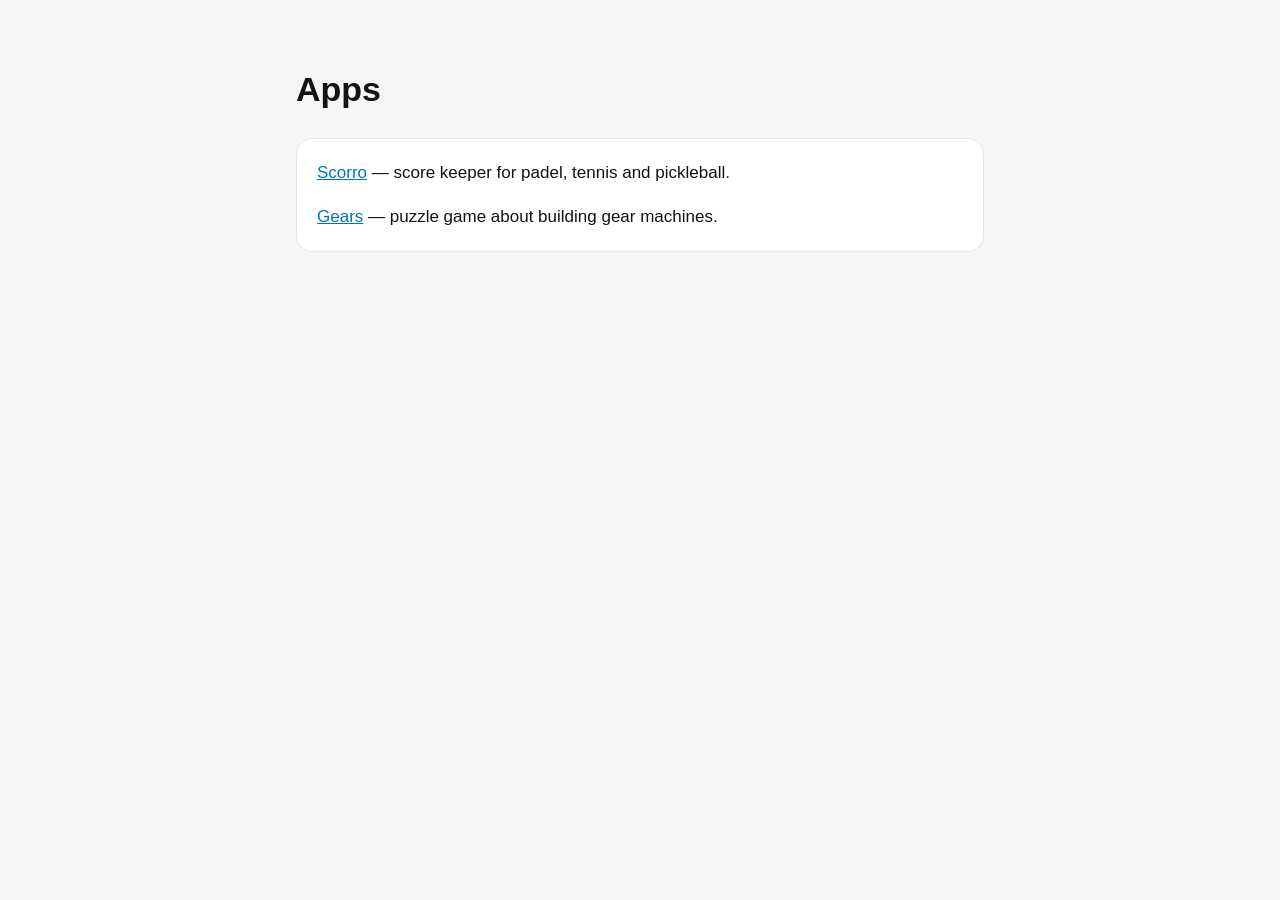
<file: index.html>
<!doctype html>
<html lang="en">
<head>
<meta charset="utf-8">
<meta name="viewport" content="width=device-width, initial-scale=1">
<title>Dreffka Apps</title>
<link rel="stylesheet" href="scorro/style.css">
</head>
<body>
<main>
  <h1>Apps</h1>
  <div class="card">
    <p><a href="scorro/">Scorro</a> — score keeper for padel, tennis and pickleball.</p>
    <p><a href="gears/">Gears</a> — puzzle game about building gear machines.</p>
  </div>
</main>
</body>
</html>
</file>
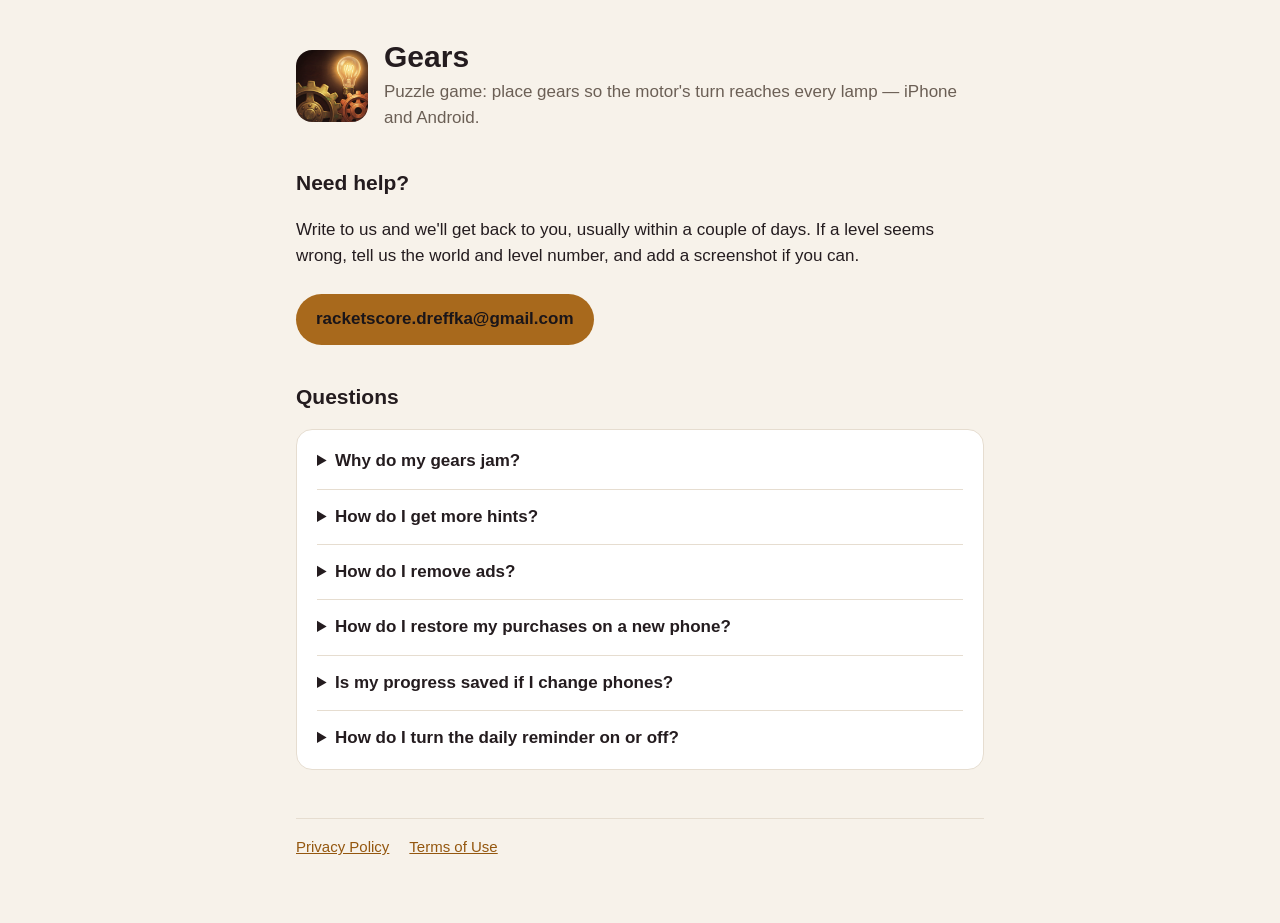
<file: gears/index.html>
<!doctype html>
<html lang="en">
<head>
<meta charset="utf-8">
<meta name="viewport" content="width=device-width, initial-scale=1">
<title>Gears — Support</title>
<meta name="description" content="Support for Gears, a puzzle game about building gear machines, for iPhone and Android.">
<link rel="icon" href="icon.png">
<link rel="stylesheet" href="style.css">
</head>
<body>
<main>
  <header>
    <img src="icon.png" alt="Gears app icon">
    <div>
      <h1>Gears</h1>
      <p>Puzzle game: place gears so the motor's turn reaches every lamp — iPhone and Android.</p>
    </div>
  </header>

  <h2>Need help?</h2>
  <p>Write to us and we'll get back to you, usually within a couple of days. If a level seems wrong, tell us the world and level number, and add a screenshot if you can.</p>
  <a class="contact" href="mailto:racketscore.dreffka@gmail.com?subject=Gears">racketscore.dreffka@gmail.com</a>

  <h2>Questions</h2>
  <div class="card">
    <details>
      <summary>Why do my gears jam?</summary>
      <p>Neighbouring gears turn opposite ways. If gears close into a ring with an odd number of them (three gears that all touch, for example), they can't all turn, and the whole group stops. Break the ring by moving one gear.</p>
    </details>
    <details>
      <summary>How do I get more hints?</summary>
      <p>Tap Hint in a level: when you have no hints left, you can watch a short ad for one, or get a hint pack in the Shop.</p>
    </details>
    <details>
      <summary>How do I remove ads?</summary>
      <p>Buy "No ads" (or the Starter pack) in the Shop, under Bundles. Ads between levels stop; ads you choose to watch for rewards stay available.</p>
    </details>
    <details>
      <summary>How do I restore my purchases on a new phone?</summary>
      <p>Settings → Restore purchases, signed in with the same Apple ID or Google account you bought with.</p>
    </details>
    <details>
      <summary>Is my progress saved if I change phones?</summary>
      <p>Progress is stored on your phone only, so it doesn't move to a new phone yet. Purchases can be restored (see above).</p>
    </details>
    <details>
      <summary>How do I turn the daily reminder on or off?</summary>
      <p>Settings → Daily reminder. If it doesn't turn on, allow notifications for Gears in your phone's settings.</p>
    </details>
  </div>

  <nav>
    <a href="privacy.html">Privacy Policy</a>
    <a href="https://www.apple.com/legal/internet-services/itunes/dev/stdeula/">Terms of Use</a>
  </nav>
</main>
</body>
</html>
</file>
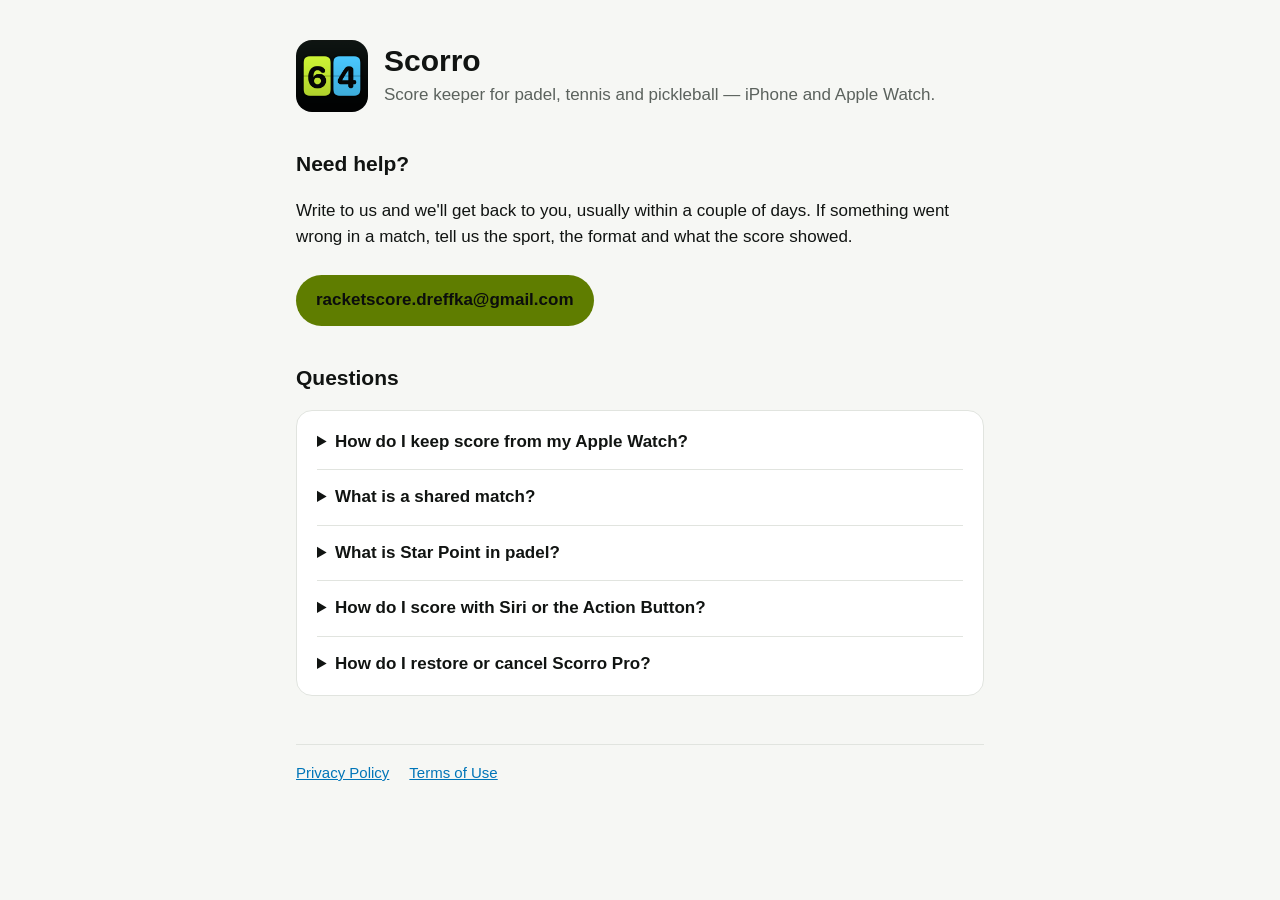
<file: scorro/index.html>
<!doctype html>
<html lang="en">
<head>
<meta charset="utf-8">
<meta name="viewport" content="width=device-width, initial-scale=1">
<title>Scorro — Support</title>
<meta name="description" content="Support for Scorro, the score keeper for padel, tennis and pickleball on iPhone and Apple Watch.">
<link rel="icon" href="icon.png">
<link rel="stylesheet" href="style.css">
</head>
<body>
<main>
  <header>
    <img src="icon.png" alt="Scorro app icon">
    <div>
      <h1>Scorro</h1>
      <p>Score keeper for padel, tennis and pickleball — iPhone and Apple Watch.</p>
    </div>
  </header>

  <h2>Need help?</h2>
  <p>Write to us and we'll get back to you, usually within a couple of days. If something went wrong in a match, tell us the sport, the format and what the score showed.</p>
  <a class="contact" href="mailto:racketscore.dreffka@gmail.com?subject=Scorro">racketscore.dreffka@gmail.com</a>

  <h2>Questions</h2>
  <div class="card">
    <details>
      <summary>How do I keep score from my Apple Watch?</summary>
      <p>Open Scorro on the watch. If a match is running on your iPhone, the watch shows it and every tap scores it on the phone. Otherwise pick the format from your iPhone or one of the standard formats to start a match on the watch.</p>
    </details>
    <details>
      <summary>What is a shared match?</summary>
      <p>A match that stays in sync on several phones over the internet. One player starts it (Scorro Pro) and the others join with the 6-letter code or the shared link — joining is free. You can let anyone score, or pick one scorekeeper.</p>
    </details>
    <details>
      <summary>What is Star Point in padel?</summary>
      <p>The deciding-point rule introduced by FIP: at the third deuce of a game the next point wins it. Scorro also supports classic advantage and golden point.</p>
    </details>
    <details>
      <summary>How do I score with Siri or the Action Button?</summary>
      <p>With Scorro Pro, say “Point for team A in Scorro”, or assign the “Point Team A” shortcut to the Action Button in Settings → Action Button → Shortcut.</p>
    </details>
    <details>
      <summary>How do I restore or cancel Scorro Pro?</summary>
      <p>Restore: Settings (gear on the home screen) → Restore purchases. Cancel a subscription: iPhone Settings → your name → Subscriptions → Scorro.</p>
    </details>
  </div>

  <nav>
    <a href="privacy.html">Privacy Policy</a>
    <a href="https://www.apple.com/legal/internet-services/itunes/dev/stdeula/">Terms of Use</a>
  </nav>
</main>
</body>
</html>
</file>
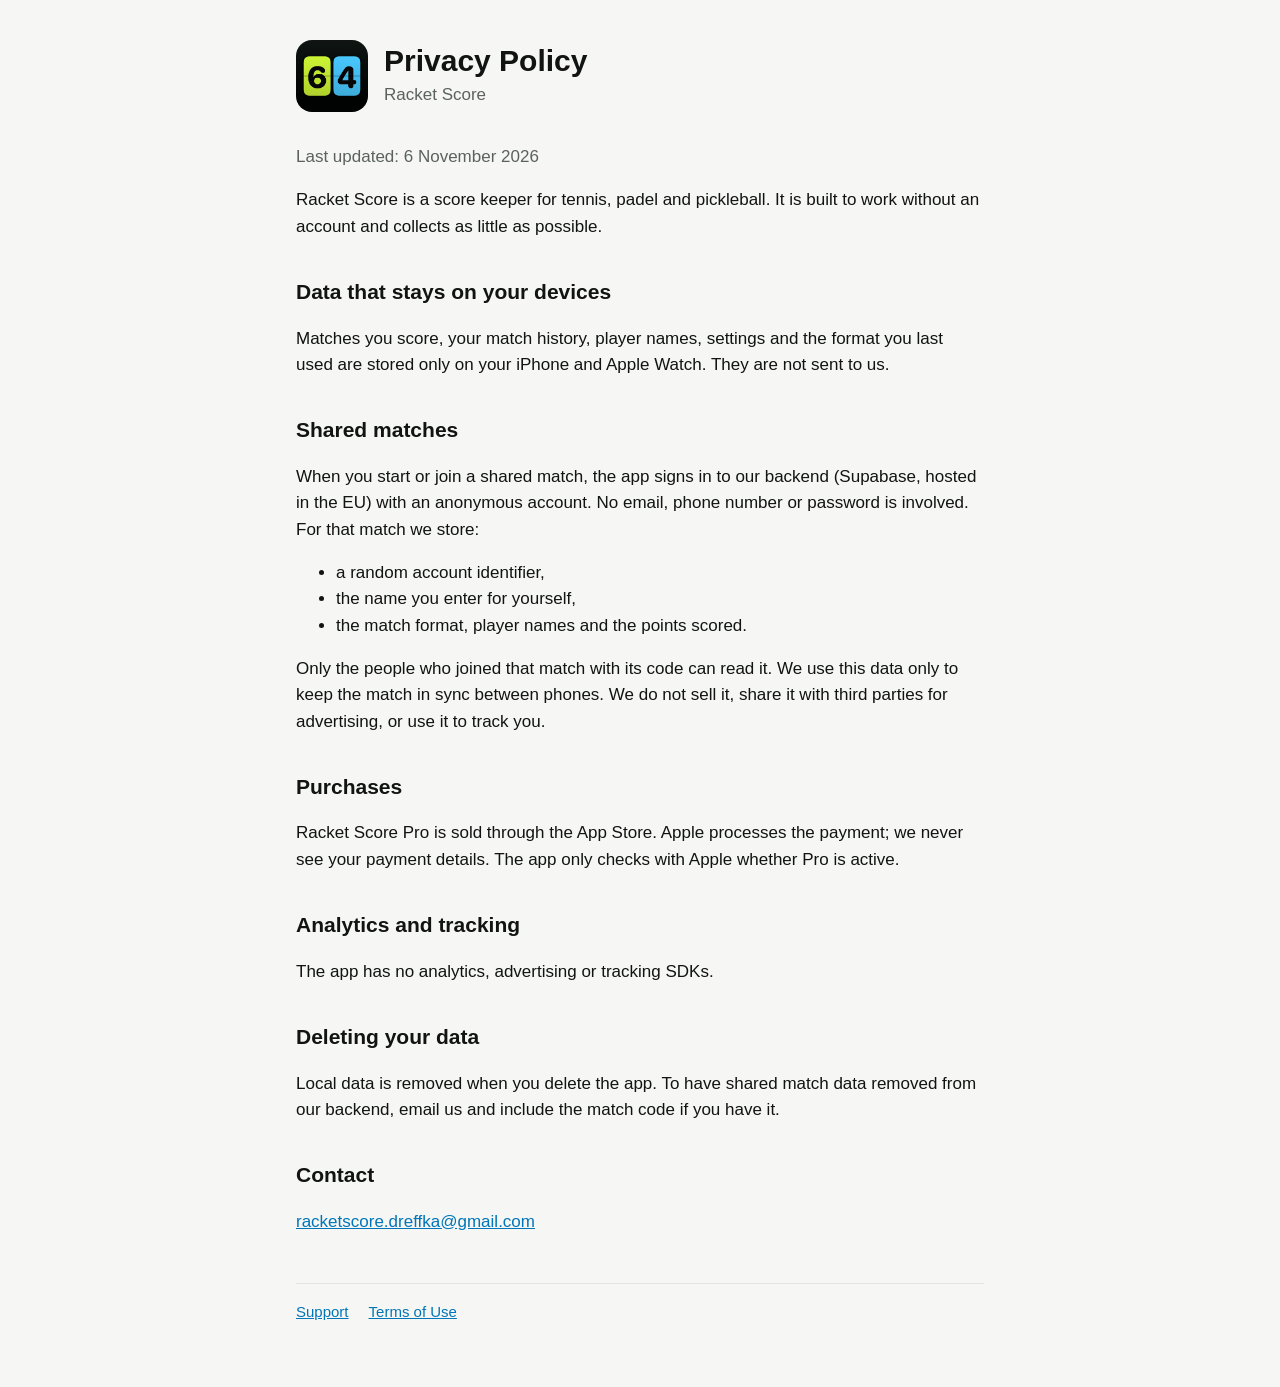
<file: privacy.html>
<!doctype html>
<html lang="en">
<head>
<meta charset="utf-8">
<meta name="viewport" content="width=device-width, initial-scale=1">
<title>Racket Score — Privacy Policy</title>
<link rel="icon" href="icon.png">
<link rel="stylesheet" href="style.css">
</head>
<body>
<main>
  <header>
    <img src="icon.png" alt="Racket Score app icon">
    <div><h1>Privacy Policy</h1><p>Racket Score</p></div>
  </header>
  <p class="muted">Last updated: 6 November 2026</p>
  <p>Racket Score is a score keeper for tennis, padel and pickleball. It is built to work without an account and collects as little as possible.</p>
  <h2>Data that stays on your devices</h2>
  <p>Matches you score, your match history, player names, settings and the format you last used are stored only on your iPhone and Apple Watch. They are not sent to us.</p>
  <h2>Shared matches</h2>
  <p>When you start or join a shared match, the app signs in to our backend (Supabase, hosted in the EU) with an anonymous account. No email, phone number or password is involved. For that match we store:</p>
  <ul>
  <li>a random account identifier,</li>
  <li>the name you enter for yourself,</li>
  <li>the match format, player names and the points scored.</li>
  </ul>
  <p>Only the people who joined that match with its code can read it. We use this data only to keep the match in sync between phones. We do not sell it, share it with third parties for advertising, or use it to track you.</p>
  <h2>Purchases</h2>
  <p>Racket Score Pro is sold through the App Store. Apple processes the payment; we never see your payment details. The app only checks with Apple whether Pro is active.</p>
  <h2>Analytics and tracking</h2>
  <p>The app has no analytics, advertising or tracking SDKs.</p>
  <h2>Deleting your data</h2>
  <p>Local data is removed when you delete the app. To have shared match data removed from our backend, email us and include the match code if you have it.</p>
  <h2>Contact</h2>
  <p><a href="mailto:racketscore.dreffka@gmail.com">racketscore.dreffka@gmail.com</a></p>
  <nav>
    <a href="./">Support</a>
    <a href="https://www.apple.com/legal/internet-services/itunes/dev/stdeula/">Terms of Use</a>
  </nav>
</main>
</body>
</html>
</file>
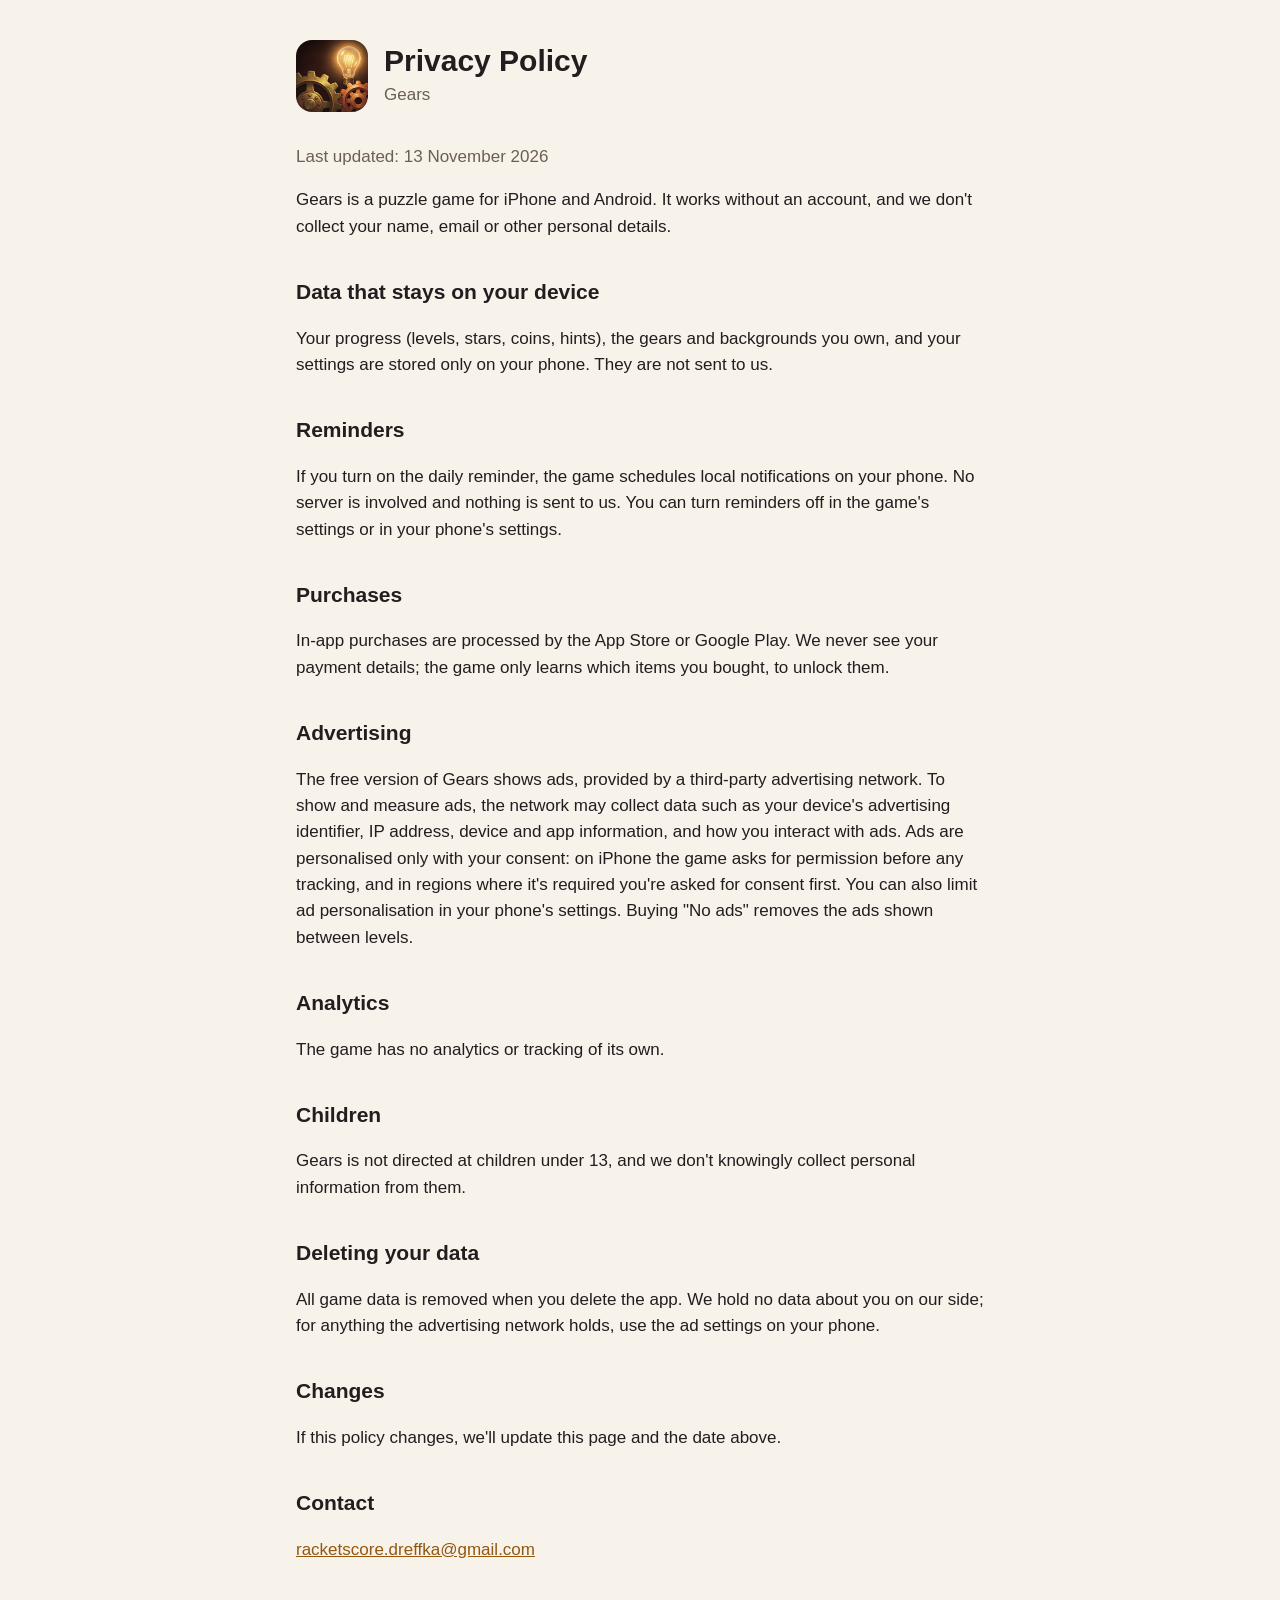
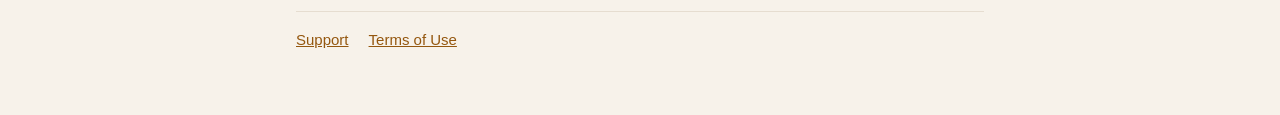
<file: gears/privacy.html>
<!doctype html>
<html lang="en">
<head>
<meta charset="utf-8">
<meta name="viewport" content="width=device-width, initial-scale=1">
<title>Gears — Privacy Policy</title>
<link rel="icon" href="icon.png">
<link rel="stylesheet" href="style.css">
</head>
<body>
<main>
  <header>
    <img src="icon.png" alt="Gears app icon">
    <div><h1>Privacy Policy</h1><p>Gears</p></div>
  </header>
  <p class="muted">Last updated: 13 November 2026</p>
  <p>Gears is a puzzle game for iPhone and Android. It works without an account, and we don't collect your name, email or other personal details.</p>

  <h2>Data that stays on your device</h2>
  <p>Your progress (levels, stars, coins, hints), the gears and backgrounds you own, and your settings are stored only on your phone. They are not sent to us.</p>

  <h2>Reminders</h2>
  <p>If you turn on the daily reminder, the game schedules local notifications on your phone. No server is involved and nothing is sent to us. You can turn reminders off in the game's settings or in your phone's settings.</p>

  <h2>Purchases</h2>
  <p>In-app purchases are processed by the App Store or Google Play. We never see your payment details; the game only learns which items you bought, to unlock them.</p>

  <h2>Advertising</h2>
  <p>The free version of Gears shows ads, provided by a third-party advertising network. To show and measure ads, the network may collect data such as your device's advertising identifier, IP address, device and app information, and how you interact with ads. Ads are personalised only with your consent: on iPhone the game asks for permission before any tracking, and in regions where it's required you're asked for consent first. You can also limit ad personalisation in your phone's settings. Buying "No ads" removes the ads shown between levels.</p>

  <h2>Analytics</h2>
  <p>The game has no analytics or tracking of its own.</p>

  <h2>Children</h2>
  <p>Gears is not directed at children under 13, and we don't knowingly collect personal information from them.</p>

  <h2>Deleting your data</h2>
  <p>All game data is removed when you delete the app. We hold no data about you on our side; for anything the advertising network holds, use the ad settings on your phone.</p>

  <h2>Changes</h2>
  <p>If this policy changes, we'll update this page and the date above.</p>

  <h2>Contact</h2>
  <p><a href="mailto:racketscore.dreffka@gmail.com?subject=Gears">racketscore.dreffka@gmail.com</a></p>
  <nav>
    <a href="./">Support</a>
    <a href="https://www.apple.com/legal/internet-services/itunes/dev/stdeula/">Terms of Use</a>
  </nav>
</main>
</body>
</html>
</file>
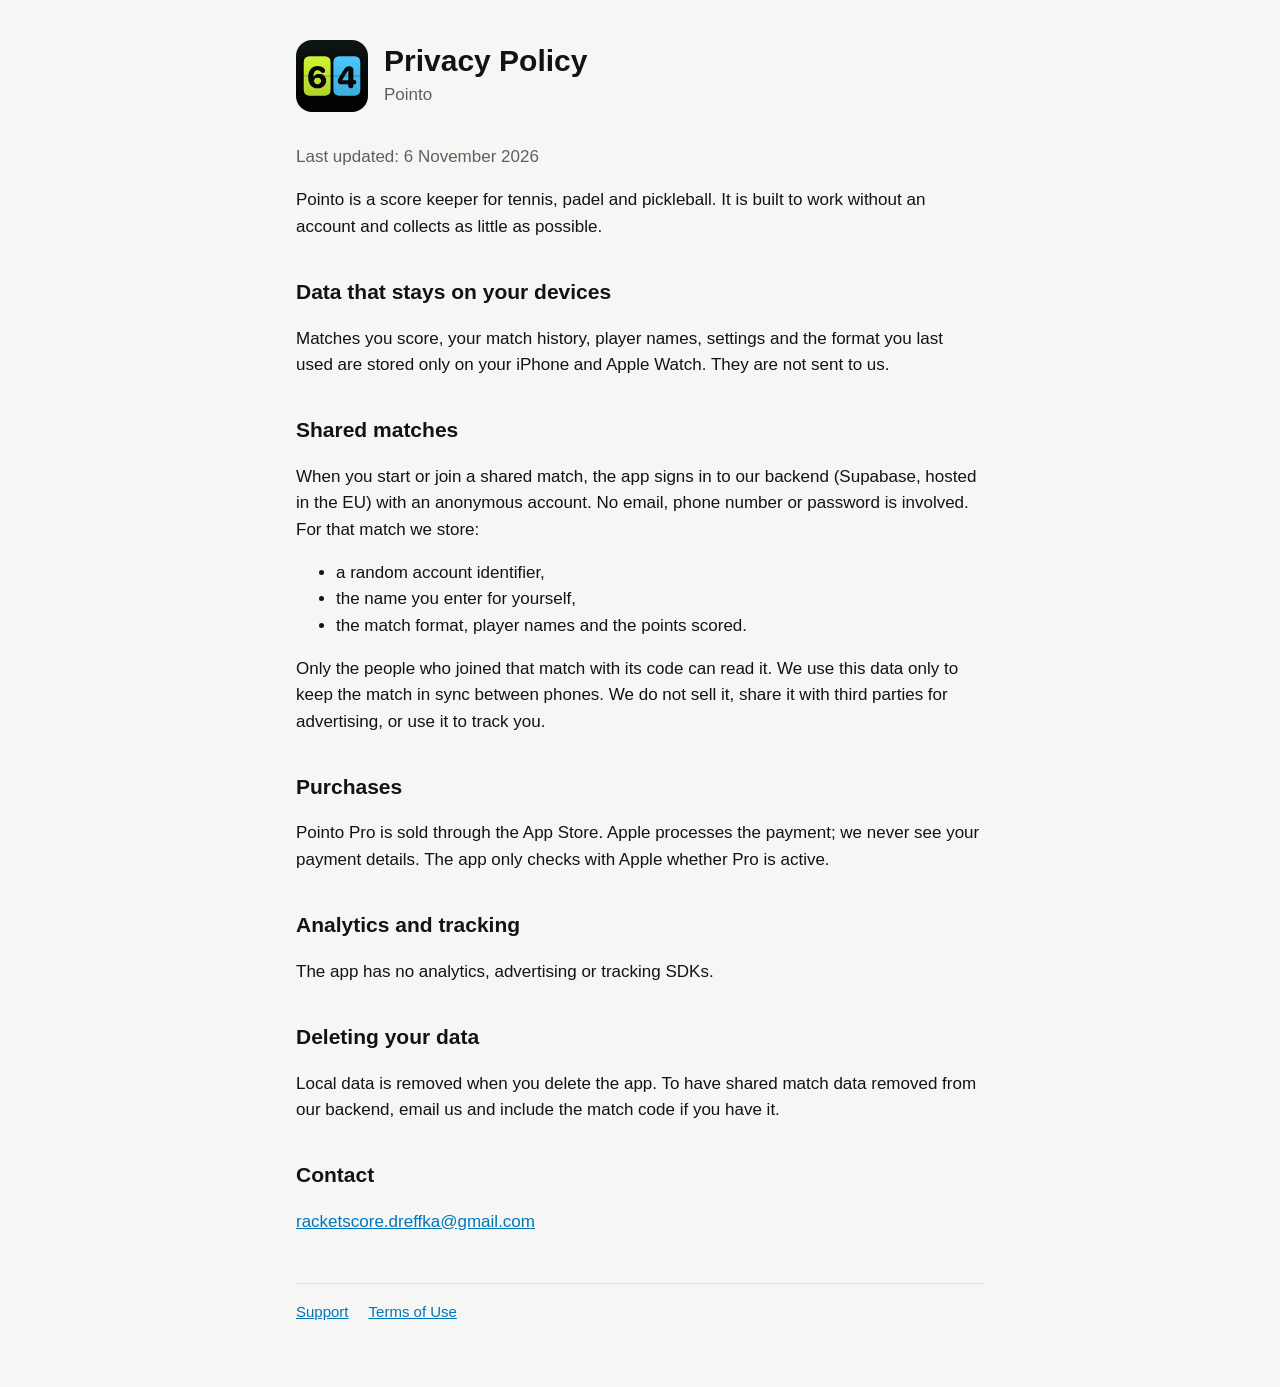
<file: pointo/privacy.html>
<!doctype html>
<html lang="en">
<head>
<meta charset="utf-8">
<meta name="viewport" content="width=device-width, initial-scale=1">
<title>Pointo — Privacy Policy</title>
<link rel="icon" href="icon.png">
<link rel="stylesheet" href="style.css">
</head>
<body>
<main>
  <header>
    <img src="icon.png" alt="Pointo app icon">
    <div><h1>Privacy Policy</h1><p>Pointo</p></div>
  </header>
  <p class="muted">Last updated: 6 November 2026</p>
  <p>Pointo is a score keeper for tennis, padel and pickleball. It is built to work without an account and collects as little as possible.</p>
  <h2>Data that stays on your devices</h2>
  <p>Matches you score, your match history, player names, settings and the format you last used are stored only on your iPhone and Apple Watch. They are not sent to us.</p>
  <h2>Shared matches</h2>
  <p>When you start or join a shared match, the app signs in to our backend (Supabase, hosted in the EU) with an anonymous account. No email, phone number or password is involved. For that match we store:</p>
  <ul>
  <li>a random account identifier,</li>
  <li>the name you enter for yourself,</li>
  <li>the match format, player names and the points scored.</li>
  </ul>
  <p>Only the people who joined that match with its code can read it. We use this data only to keep the match in sync between phones. We do not sell it, share it with third parties for advertising, or use it to track you.</p>
  <h2>Purchases</h2>
  <p>Pointo Pro is sold through the App Store. Apple processes the payment; we never see your payment details. The app only checks with Apple whether Pro is active.</p>
  <h2>Analytics and tracking</h2>
  <p>The app has no analytics, advertising or tracking SDKs.</p>
  <h2>Deleting your data</h2>
  <p>Local data is removed when you delete the app. To have shared match data removed from our backend, email us and include the match code if you have it.</p>
  <h2>Contact</h2>
  <p><a href="mailto:racketscore.dreffka@gmail.com">racketscore.dreffka@gmail.com</a></p>
  <nav>
    <a href="./">Support</a>
    <a href="https://www.apple.com/legal/internet-services/itunes/dev/stdeula/">Terms of Use</a>
  </nav>
</main>
</body>
</html>
</file>
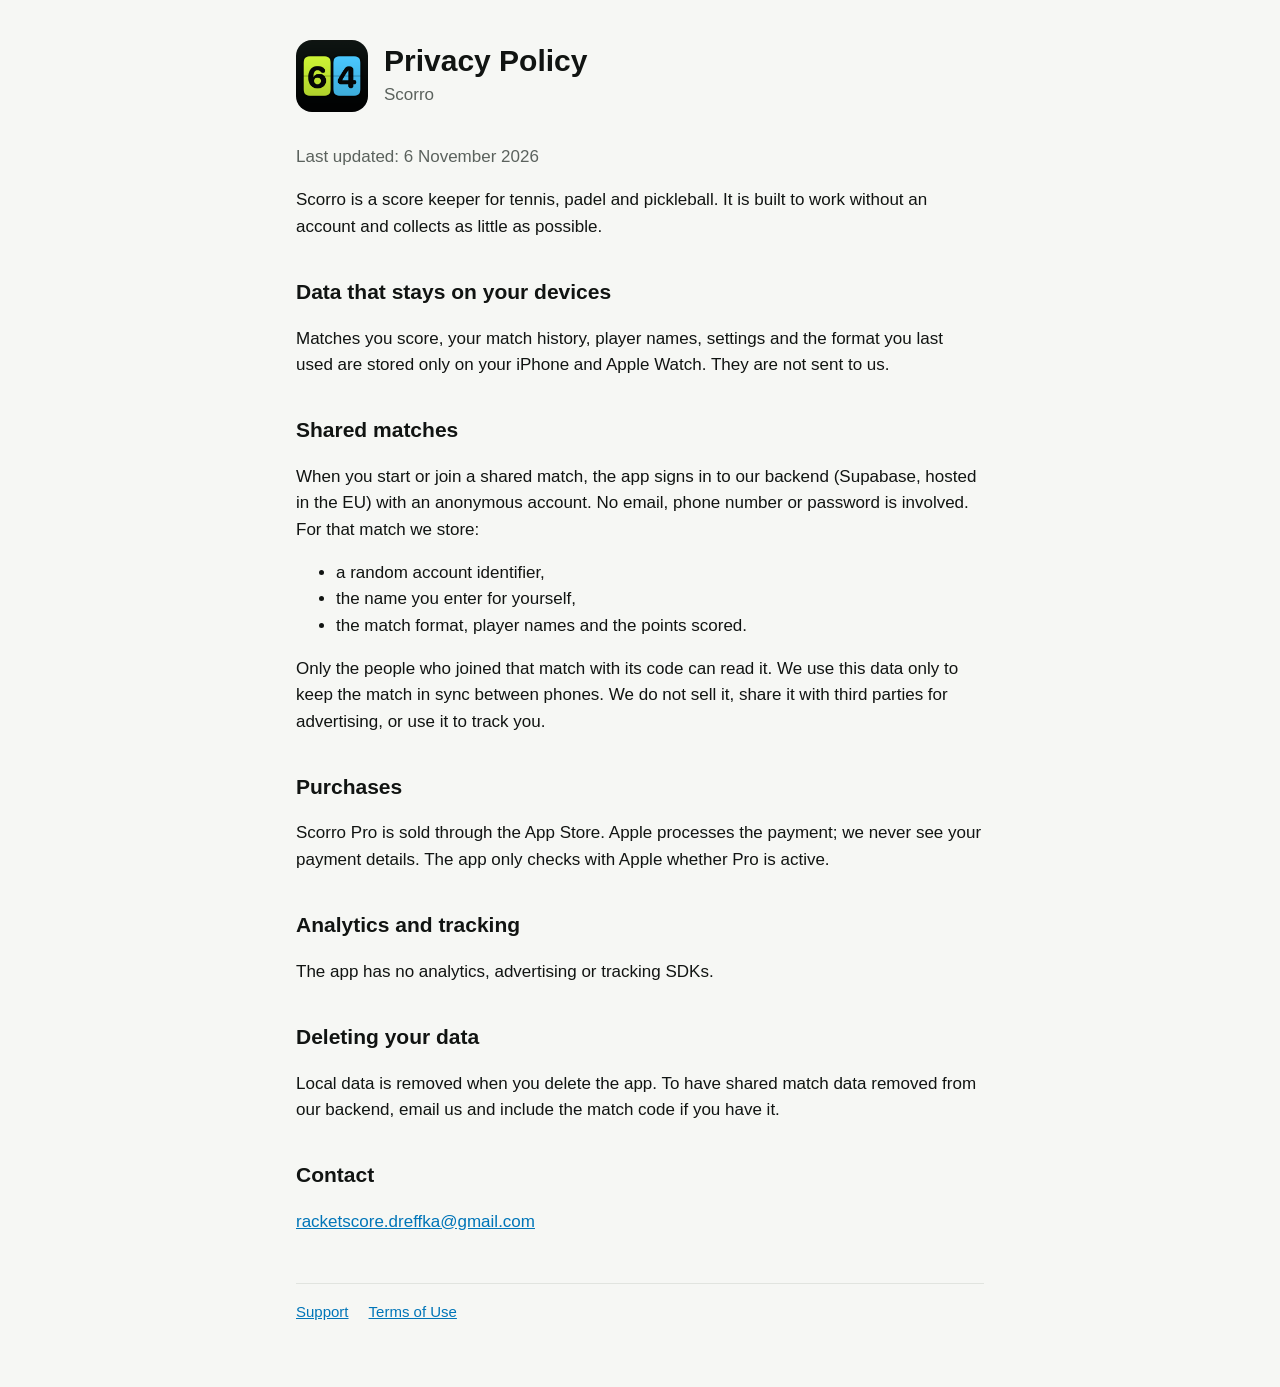
<file: scorro/privacy.html>
<!doctype html>
<html lang="en">
<head>
<meta charset="utf-8">
<meta name="viewport" content="width=device-width, initial-scale=1">
<title>Scorro — Privacy Policy</title>
<link rel="icon" href="icon.png">
<link rel="stylesheet" href="style.css">
</head>
<body>
<main>
  <header>
    <img src="icon.png" alt="Scorro app icon">
    <div><h1>Privacy Policy</h1><p>Scorro</p></div>
  </header>
  <p class="muted">Last updated: 6 November 2026</p>
  <p>Scorro is a score keeper for tennis, padel and pickleball. It is built to work without an account and collects as little as possible.</p>
  <h2>Data that stays on your devices</h2>
  <p>Matches you score, your match history, player names, settings and the format you last used are stored only on your iPhone and Apple Watch. They are not sent to us.</p>
  <h2>Shared matches</h2>
  <p>When you start or join a shared match, the app signs in to our backend (Supabase, hosted in the EU) with an anonymous account. No email, phone number or password is involved. For that match we store:</p>
  <ul>
  <li>a random account identifier,</li>
  <li>the name you enter for yourself,</li>
  <li>the match format, player names and the points scored.</li>
  </ul>
  <p>Only the people who joined that match with its code can read it. We use this data only to keep the match in sync between phones. We do not sell it, share it with third parties for advertising, or use it to track you.</p>
  <h2>Purchases</h2>
  <p>Scorro Pro is sold through the App Store. Apple processes the payment; we never see your payment details. The app only checks with Apple whether Pro is active.</p>
  <h2>Analytics and tracking</h2>
  <p>The app has no analytics, advertising or tracking SDKs.</p>
  <h2>Deleting your data</h2>
  <p>Local data is removed when you delete the app. To have shared match data removed from our backend, email us and include the match code if you have it.</p>
  <h2>Contact</h2>
  <p><a href="mailto:racketscore.dreffka@gmail.com">racketscore.dreffka@gmail.com</a></p>
  <nav>
    <a href="./">Support</a>
    <a href="https://www.apple.com/legal/internet-services/itunes/dev/stdeula/">Terms of Use</a>
  </nav>
</main>
</body>
</html>
</file>
<file: scorro/style.css>
:root {
  --bg: #0b0d0c;
  --panel: #161a18;
  --text: #f2f4f1;
  --muted: #9ba39d;
  --lime: #ccf538;
  --cyan: #4dc7ff;
  --line: #262b28;
}
@media (prefers-color-scheme: light) {
  :root { --bg: #f6f7f4; --panel: #ffffff; --text: #111412; --muted: #5b625d; --lime: #5f7d00; --cyan: #0075b8; --line: #e1e4df; }
}
* { box-sizing: border-box; }
body {
  margin: 0; background: var(--bg); color: var(--text);
  font: 17px/1.55 -apple-system, BlinkMacSystemFont, "SF Pro Text", "Segoe UI", Roboto, sans-serif;
}
main { max-width: 720px; margin: 0 auto; padding: 40px 16px 64px; }
header { display: flex; align-items: center; gap: 16px; margin-bottom: 32px; }
header img { width: 72px; height: 72px; border-radius: 16px; }
header h1 { margin: 0; font-size: 30px; line-height: 1.15; }
header p { margin: 4px 0 0; color: var(--muted); }
h2 { margin: 36px 0 8px; font-size: 21px; }
p, li { color: var(--text); }
.muted { color: var(--muted); }
a { color: var(--cyan); }
.card { background: var(--panel); border: 1px solid var(--line); border-radius: 16px; padding: 4px 20px; margin: 16px 0; }
.card details { border-bottom: 1px solid var(--line); padding: 14px 0; }
.card details:last-child { border-bottom: 0; }
summary { cursor: pointer; font-weight: 600; }
.contact { display: inline-block; margin-top: 8px; padding: 12px 20px; border-radius: 999px; background: var(--lime); color: #0b0d0c; font-weight: 600; text-decoration: none; }
nav { margin-top: 48px; padding-top: 16px; border-top: 1px solid var(--line); display: flex; gap: 20px; font-size: 15px; }
</file>
<file: gears/style.css>
:root {
  --bg: #1a1519;
  --panel: #251e22;
  --text: #f3ece0;
  --muted: #b3a89a;
  --brass: #e0a34a;
  --link: #f0b860;
  --line: #3a2f33;
}
@media (prefers-color-scheme: light) {
  :root { --bg: #f7f2ea; --panel: #ffffff; --text: #241c1f; --muted: #6b5f55; --brass: #a8691c; --link: #94570f; --line: #e6ddd0; }
}
* { box-sizing: border-box; }
body {
  margin: 0; background: var(--bg); color: var(--text);
  font: 17px/1.55 -apple-system, BlinkMacSystemFont, "SF Pro Text", "Segoe UI", Roboto, sans-serif;
}
main { max-width: 720px; margin: 0 auto; padding: 40px 16px 64px; }
header { display: flex; align-items: center; gap: 16px; margin-bottom: 32px; }
header img { width: 72px; height: 72px; border-radius: 16px; }
header h1 { margin: 0; font-size: 30px; line-height: 1.15; }
header p { margin: 4px 0 0; color: var(--muted); }
h2 { margin: 36px 0 8px; font-size: 21px; }
p, li { color: var(--text); }
.muted { color: var(--muted); }
a { color: var(--link); }
.card { background: var(--panel); border: 1px solid var(--line); border-radius: 16px; padding: 4px 20px; margin: 16px 0; }
.card details { border-bottom: 1px solid var(--line); padding: 14px 0; }
.card details:last-child { border-bottom: 0; }
summary { cursor: pointer; font-weight: 600; }
.contact { display: inline-block; margin-top: 8px; padding: 12px 20px; border-radius: 999px; background: var(--brass); color: #1a1519; font-weight: 600; text-decoration: none; max-width: 100%; overflow-wrap: anywhere; }
nav { margin-top: 48px; padding-top: 16px; border-top: 1px solid var(--line); display: flex; gap: 20px; font-size: 15px; }
</file>
<file: style.css>
:root {
  --bg: #0b0d0c;
  --panel: #161a18;
  --text: #f2f4f1;
  --muted: #9ba39d;
  --lime: #ccf538;
  --cyan: #4dc7ff;
  --line: #262b28;
}
@media (prefers-color-scheme: light) {
  :root { --bg: #f6f7f4; --panel: #ffffff; --text: #111412; --muted: #5b625d; --lime: #5f7d00; --cyan: #0075b8; --line: #e1e4df; }
}
* { box-sizing: border-box; }
body {
  margin: 0; background: var(--bg); color: var(--text);
  font: 17px/1.55 -apple-system, BlinkMacSystemFont, "SF Pro Text", "Segoe UI", Roboto, sans-serif;
}
main { max-width: 720px; margin: 0 auto; padding: 40px 16px 64px; }
header { display: flex; align-items: center; gap: 16px; margin-bottom: 32px; }
header img { width: 72px; height: 72px; border-radius: 16px; }
header h1 { margin: 0; font-size: 30px; line-height: 1.15; }
header p { margin: 4px 0 0; color: var(--muted); }
h2 { margin: 36px 0 8px; font-size: 21px; }
p, li { color: var(--text); }
.muted { color: var(--muted); }
a { color: var(--cyan); }
.card { background: var(--panel); border: 1px solid var(--line); border-radius: 16px; padding: 4px 20px; margin: 16px 0; }
.card details { border-bottom: 1px solid var(--line); padding: 14px 0; }
.card details:last-child { border-bottom: 0; }
summary { cursor: pointer; font-weight: 600; }
.contact { display: inline-block; margin-top: 8px; padding: 12px 20px; border-radius: 999px; background: var(--lime); color: #0b0d0c; font-weight: 600; text-decoration: none; }
nav { margin-top: 48px; padding-top: 16px; border-top: 1px solid var(--line); display: flex; gap: 20px; font-size: 15px; }
</file>
<file: pointo/style.css>
:root {
  --bg: #0b0d0c;
  --panel: #161a18;
  --text: #f2f4f1;
  --muted: #9ba39d;
  --lime: #ccf538;
  --cyan: #4dc7ff;
  --line: #262b28;
}
@media (prefers-color-scheme: light) {
  :root { --bg: #f6f7f4; --panel: #ffffff; --text: #111412; --muted: #5b625d; --lime: #5f7d00; --cyan: #0075b8; --line: #e1e4df; }
}
* { box-sizing: border-box; }
body {
  margin: 0; background: var(--bg); color: var(--text);
  font: 17px/1.55 -apple-system, BlinkMacSystemFont, "SF Pro Text", "Segoe UI", Roboto, sans-serif;
}
main { max-width: 720px; margin: 0 auto; padding: 40px 16px 64px; }
header { display: flex; align-items: center; gap: 16px; margin-bottom: 32px; }
header img { width: 72px; height: 72px; border-radius: 16px; }
header h1 { margin: 0; font-size: 30px; line-height: 1.15; }
header p { margin: 4px 0 0; color: var(--muted); }
h2 { margin: 36px 0 8px; font-size: 21px; }
p, li { color: var(--text); }
.muted { color: var(--muted); }
a { color: var(--cyan); }
.card { background: var(--panel); border: 1px solid var(--line); border-radius: 16px; padding: 4px 20px; margin: 16px 0; }
.card details { border-bottom: 1px solid var(--line); padding: 14px 0; }
.card details:last-child { border-bottom: 0; }
summary { cursor: pointer; font-weight: 600; }
.contact { display: inline-block; margin-top: 8px; padding: 12px 20px; border-radius: 999px; background: var(--lime); color: #0b0d0c; font-weight: 600; text-decoration: none; }
nav { margin-top: 48px; padding-top: 16px; border-top: 1px solid var(--line); display: flex; gap: 20px; font-size: 15px; }
</file>
